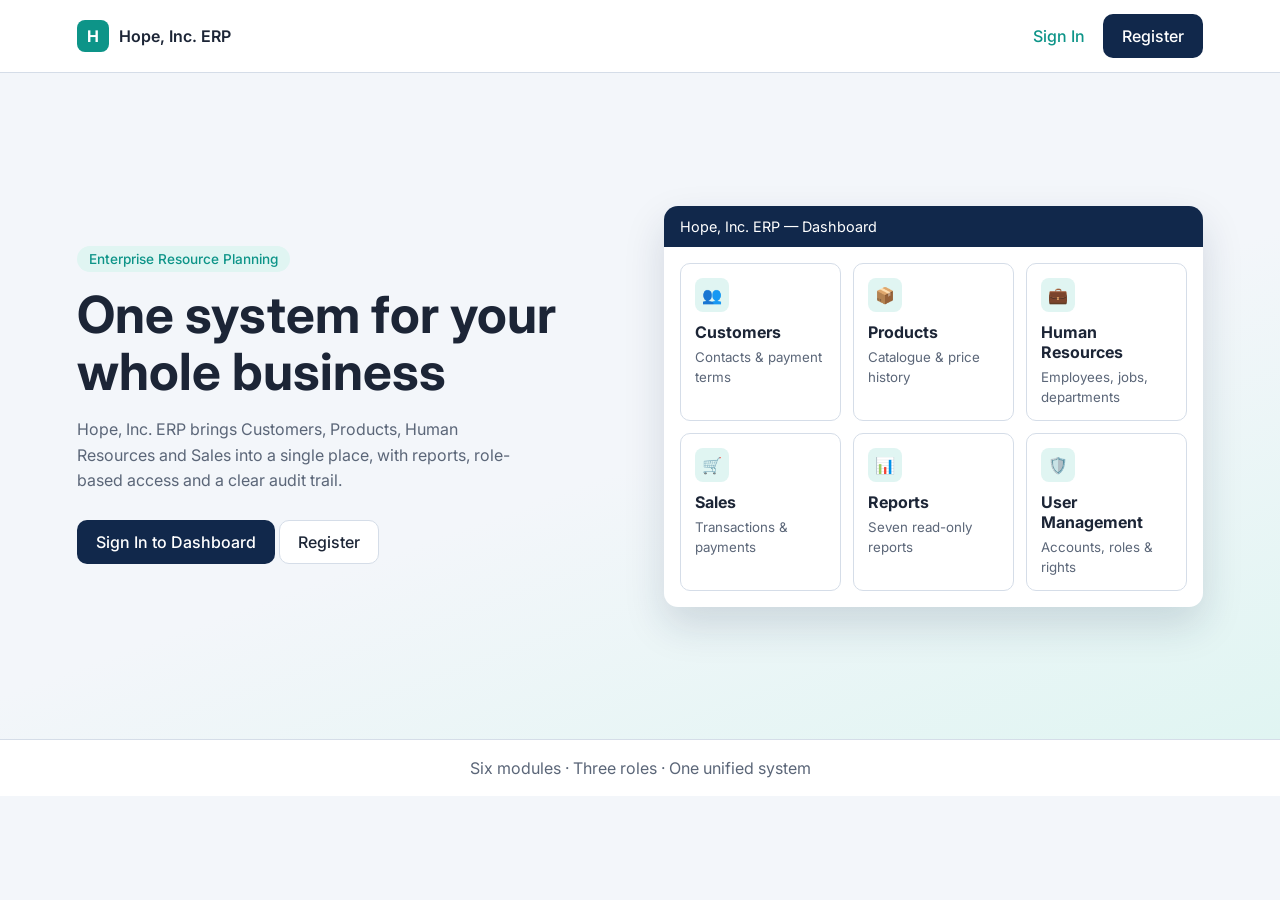
<file: index.html>
<!DOCTYPE html>
<html lang="en">
<head>
  <meta charset="UTF-8">
  <meta name="viewport" content="width=device-width, initial-scale=1">
  <title>Hope, Inc. ERP</title>
  <link rel="preconnect" href="https://fonts.googleapis.com">
  <link href="https://fonts.googleapis.com/css2?family=Inter:wght@400;500;600;700&display=swap" rel="stylesheet">
  <link rel="stylesheet" href="style.css">
</head>
<body>

  <!-- LANDING -->
  <section class="view" id="home">
    <header class="topbar">
      <a class="brand" href="#home"><span class="logo">H</span> Hope, Inc. ERP</a>
      <nav><a class="link" href="#signin">Sign In</a> <a class="btn btn-dark" href="#register">Register</a></nav>
    </header>
    <main class="hero">
      <div>
        <span class="pill">Enterprise Resource Planning</span>
        <h1>One system for your whole business</h1>
        <p>Hope, Inc. ERP brings Customers, Products, Human Resources and Sales into a single place, with reports, role-based access and a clear audit trail.</p>
        <a class="btn btn-dark" href="#signin">Sign In to Dashboard</a>
        <a class="btn btn-light" href="#register">Register</a>
      </div>
      <div class="preview">
        <div class="preview-bar">Hope, Inc. ERP — Dashboard</div>
        <div class="grid" id="moduleGridPreview"></div>
      </div>
    </main>
    <footer class="foot">Six modules · Three roles · One unified system</footer>
  </section>

  <!-- SIGN IN -->
  <section class="view auth" id="signin">
    <a class="brand center" href="#home"><span class="logo">H</span> Hope, Inc. ERP</a>
    <div class="card">
      <h2>Welcome back</h2>
      <p class="sub">Sign in to your Hope, Inc. ERP account</p>
      <form id="signinForm" novalidate>
        <label for="siEmail">Email address</label>
        <input id="siEmail" type="email" placeholder="you@hopeinc.com" autocomplete="email">
        <p class="error" id="siEmailErr"></p>

        <label for="siPass">Password</label>
        <div class="pw">
          <input id="siPass" type="password" placeholder="Enter your password" autocomplete="current-password">
          <button type="button" class="eye" data-target="siPass" aria-label="Show password">👁</button>
        </div>
        <p class="error" id="siPassErr"></p>

        <div class="row">
          <label class="check"><input type="checkbox" id="remember"> Remember me</label>
          <a class="link" href="#reset">Forgot password?</a>
        </div>
        <button class="btn btn-dark full" type="submit">Sign In</button>
      </form>
      <div class="or"><span>or</span></div>
      <button class="btn btn-light full" id="googleBtn" type="button"><b class="g">G</b> Continue with Google</button>
      <p class="switch">Don’t have an account? <a class="link" href="#register">Register</a></p>
      <div class="proto">
        <small>Prototype only — sign in as:</small>
        <div>
          <button class="chip" data-role="Superadmin" data-name="Michael Chen">Superadmin</button>
          <button class="chip" data-role="Admin" data-name="Lisa Park">Admin</button>
          <button class="chip" data-role="User" data-name="Alex Rivera">User</button>
        </div>
      </div>
    </div>
  </section>

  <!-- REGISTER -->
  <section class="view auth" id="register">
    <a class="brand center" href="#home"><span class="logo">H</span> Hope, Inc. ERP</a>
    <div class="card">
      <h2>Create your account</h2>
      <p class="sub">Join Hope, Inc. ERP</p>
      <div class="note">New accounts are created with the default User role. Admin and Superadmin roles can only be assigned by an existing administrator.</div>
      <form id="registerForm" novalidate>
        <div class="two">
          <div><label for="rgFirst">First name</label><input id="rgFirst" type="text" autocomplete="given-name"></div>
          <div><label for="rgLast">Last name</label><input id="rgLast" type="text" autocomplete="family-name"></div>
        </div>
        <label for="rgEmail">Email address</label>
        <input id="rgEmail" type="email" autocomplete="email">
        <p class="error" id="rgEmailErr"></p>
        <label for="rgPass">Password</label>
        <div class="pw"><input id="rgPass" type="password" autocomplete="new-password"><button type="button" class="eye" data-target="rgPass" aria-label="Show password">👁</button></div>
        <label for="rgConfirm">Confirm password</label>
        <div class="pw"><input id="rgConfirm" type="password" autocomplete="new-password"><button type="button" class="eye" data-target="rgConfirm" aria-label="Show password">👁</button></div>
        <p class="error" id="rgErr"></p>
        <button class="btn btn-dark full" type="submit">Register</button>
      </form>
      <div class="or"><span>or</span></div>
      <button class="btn btn-light full" id="googleBtn2" type="button"><b class="g">G</b> Continue with Google</button>
      <p class="switch">Already have an account? <a class="link" href="#signin">Sign in</a></p>
    </div>
  </section>

  <!-- RESET PASSWORD -->
  <section class="view auth" id="reset">
    <a class="brand center" href="#home"><span class="logo">H</span> Hope, Inc. ERP</a>
    <div class="card">
      <h2>Reset password</h2>
      <p class="sub">We’ll send you a secure link to reset it</p>
      <form id="resetForm" novalidate>
        <label for="rsEmail">Email address</label>
        <input id="rsEmail" type="email" autocomplete="email">
        <p class="error" id="rsErr"></p>
        <button class="btn btn-dark full" type="submit">Send Reset Link</button>
      </form>
      <p class="switch">Remember your password? <a class="link" href="#signin">Back to Sign In</a></p>
    </div>
  </section>

  <!-- CHECK YOUR EMAIL -->
  <section class="view auth" id="sent">
    <a class="brand center" href="#home"><span class="logo">H</span> Hope, Inc. ERP</a>
    <div class="card centered">
      <h2>Check your email</h2>
      <p class="sub">We sent a secure reset link to <b id="sentEmail"></b>. The link expires after a short time.</p>
      <div class="success">Reset link sent</div>
      <a class="btn btn-dark full" href="#signin">Back to Sign In</a>
    </div>
  </section>

  <!-- DASHBOARD (prototype stub) -->
  <section class="view" id="dashboard">
    <header class="topbar">
      <a class="brand" href="#dashboard"><span class="logo">H</span> Hope, Inc. ERP</a>
      <nav><span class="user"><b id="dashRole"></b> <span id="dashName"></span></span> <button class="btn btn-light" id="signOut">Sign out</button></nav>
    </header>
    <main class="dash">
      <h2 id="dashWelcome"></h2>
      <p class="sub">Choose a module to get started.</p>
      <div class="grid big" id="moduleGrid"></div>
    </main>
  </section>

  <script src="script.js"></script>
</body>
</html>
</file>
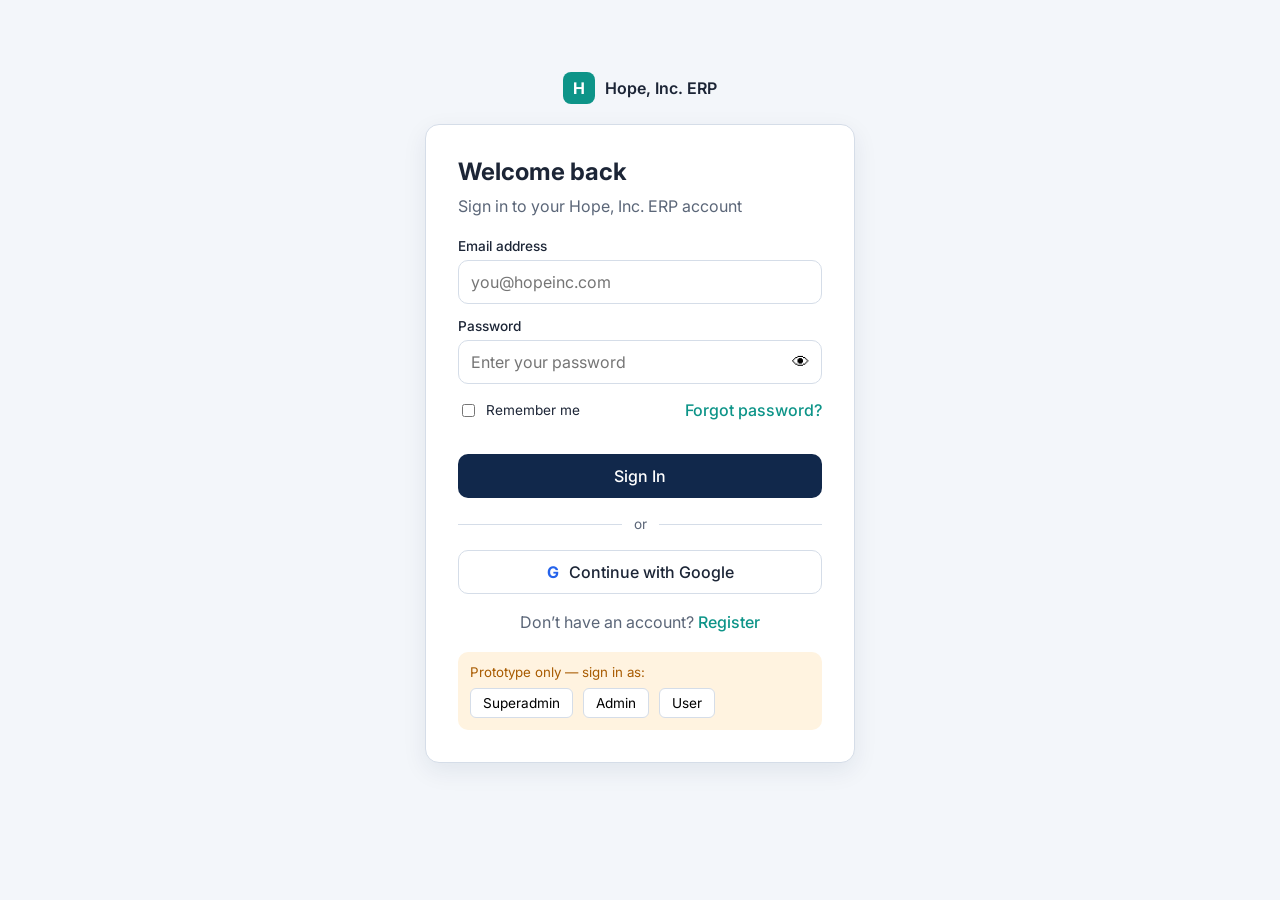
<file: customers.html>
<!DOCTYPE html>
<html lang="en">
<head>
  <meta charset="UTF-8">
  <meta name="viewport" content="width=device-width, initial-scale=1">
  <title>Customers · Hope, Inc. ERP</title>
  <link rel="preconnect" href="https://fonts.googleapis.com">
  <link href="https://fonts.googleapis.com/css2?family=Inter:wght@400;500;600;700&display=swap" rel="stylesheet">
  <link rel="stylesheet" href="style.css">
  <link rel="stylesheet" href="app.css">
</head>
<body class="app">
  <aside class="sidebar">
    <a class="brand light" href="index.html#dashboard"><span class="logo">H</span> Hope, Inc. ERP</a>
    <small>MODULES</small>
    <a href="index.html#dashboard">Dashboard</a>
    <a href="customers.html" class="on">Customers</a>
    <a class="soon">Products</a>
    <a class="soon">Human Resources</a>
    <a class="soon">Sales</a>
    <a class="soon">Reports</a>
    <small>ADMINISTRATION</small>
    <a class="soon">User Management</a>
    <em>Prototype · sample data</em>
  </aside>

  <div class="content">
    <header class="top">
      <div><small id="crumb">Customers</small><b id="pageTitle">Customers</b></div>
      <div class="who"><span class="role" id="role"></span> <span id="uname"></span> <button class="btn btn-light" id="out">Sign out</button></div>
    </header>

    <main>
      <div class="toast" id="toast" role="status"></div>

      <!-- LIST -->
      <section id="listView">
        <div class="head">
          <div><h2>Customers</h2><p class="sub">Find, review and maintain customer accounts.</p></div>
          <a class="btn btn-dark admin-only" href="#add">+ Add Customer</a>
        </div>
        <div class="filters">
          <input id="q" type="text" placeholder="Search name, number or contact…">
          <select id="fStatus"><option value="Active">Status: Active</option><option value="Inactive">Status: Inactive</option><option value="All">Status: All</option></select>
          <select id="fTerms"><option value="All">Terms: All</option><option>Net 15</option><option>Net 30</option><option>Net 45</option><option>COD</option></select>
          <select id="fSort"><option value="az">Sort: Name A–Z</option><option value="za">Sort: Name Z–A</option><option value="no">Sort: Cust No</option></select>
        </div>
        <p class="count"><span id="countText"></span> <button class="link-btn" id="clear">Clear filters</button></p>
        <div class="table-wrap">
          <table>
            <thead><tr><th>Cust No</th><th>Customer name</th><th>Contact person</th><th>Phone</th><th>Terms</th><th>Status</th><th>Actions</th></tr></thead>
            <tbody id="rows"></tbody>
          </table>
        </div>
        <div class="empty" id="empty" hidden><b>No customers found</b><p>Nothing matches your search or filters. Try a different search or clear the filters.</p></div>
      </section>

      <!-- DETAILS -->
      <section id="detailView" hidden></section>

      <!-- ADD / EDIT -->
      <section id="formView" hidden>
        <h2 id="formTitle"></h2>
        <p class="sub" id="formSub"></p>
        <form id="custForm" class="panel" novalidate>
          <h3>Customer information</h3>
          <label>Customer no.</label>
          <input id="fNo" type="text" disabled>
          <small class="hint" id="noHint"></small>
          <label for="fName">Customer name *</label>
          <input id="fName" type="text" placeholder="Enter customer name">
          <p class="error" id="nameErr"></p>
          <label for="fAddr">Address</label>
          <input id="fAddr" type="text" placeholder="Street, city">
          <label for="fPay">Payment terms</label>
          <select id="fPay"><option value="">Select payment terms</option><option>Net 15</option><option>Net 30</option><option>Net 45</option><option>COD</option></select>
          <h3>Contact details</h3>
          <div class="two">
            <div><label for="fContact">Contact person</label><input id="fContact" type="text" placeholder="Full name"></div>
            <div><label for="fPhone">Phone</label><input id="fPhone" type="text" placeholder="(555) 000-0000"></div>
          </div>
          <label for="fEmail">Email</label>
          <input id="fEmail" type="email" placeholder="name@company.com">
          <p class="error" id="emailErr"></p>
          <h3>Account status</h3>
          <small class="hint">Inactive customers are hidden from standard users.</small>
          <select id="fStat"><option>Active</option><option>Inactive</option></select>
          <div class="actions">
            <button class="btn btn-dark" type="submit">Save customer</button>
            <a class="btn btn-light" href="#list" id="cancel">Cancel</a>
          </div>
        </form>
      </section>
    </main>
  </div>

  <script src="customers.js"></script>
</body>
</html>
</file>
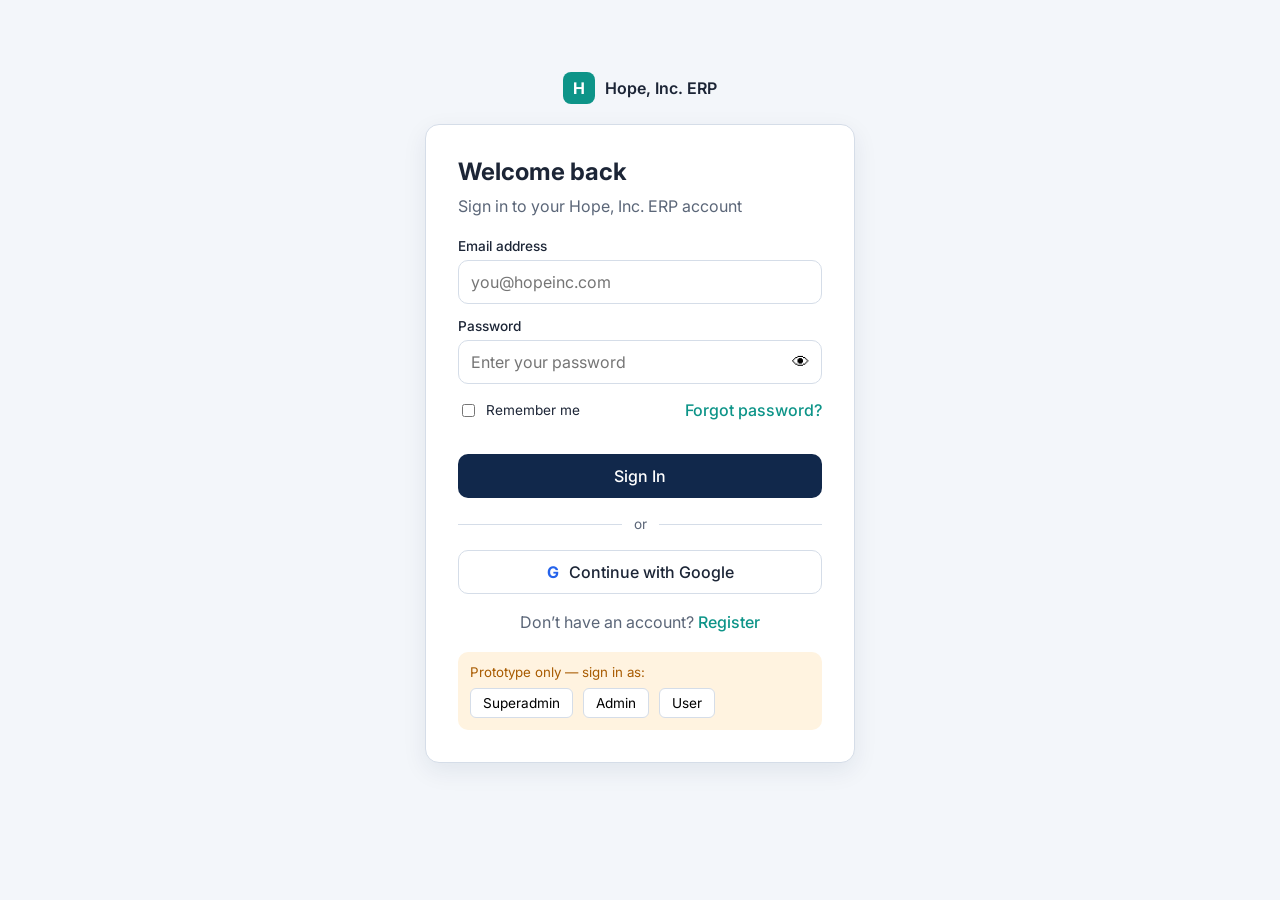
<file: products.html>
<!DOCTYPE html>
<html lang="en">
<head>
  <meta charset="UTF-8">
  <meta name="viewport" content="width=device-width, initial-scale=1">
  <title>Products · Hope, Inc. ERP</title>
  <link rel="preconnect" href="https://fonts.googleapis.com">
  <link href="https://fonts.googleapis.com/css2?family=Inter:wght@400;500;600;700&display=swap" rel="stylesheet">
  <link rel="stylesheet" href="style.css">
  <link rel="stylesheet" href="app.css">
  <link rel="stylesheet" href="products.css">
</head>
<body class="app">
  <aside class="sidebar">
    <a class="brand light" href="index.html#dashboard"><span class="logo">H</span> Hope, Inc. ERP</a>
    <small>MODULES</small>
    <a href="index.html#dashboard">Dashboard</a>
    <a href="customers.html">Customers</a>
    <a href="products.html" class="on">Products</a>
    <a class="soon">Human Resources</a>
    <a class="soon">Sales</a>
    <a class="soon">Reports</a>
    <small>ADMINISTRATION</small>
    <a class="soon">User Management</a>
    <em>Prototype · sample data</em>
  </aside>

  <div class="content">
    <header class="top">
      <div><small id="crumb">Products</small><b id="pageTitle">Products</b></div>
      <div class="who"><span class="role" id="role"></span> <span id="uname"></span> <button class="btn btn-light" id="out">Sign out</button></div>
    </header>

    <main>
      <div class="toast" id="toast" role="status"></div>

      <!-- LIST -->
      <section id="listView">
        <div class="head">
          <div><h2>Products</h2><p class="sub">Browse the catalogue. Current price comes from each product’s price history.</p></div>
          <a class="btn btn-dark admin-only" href="#add">+ Add Product</a>
        </div>
        <div class="filters">
          <input id="q" type="text" placeholder="Search name, code or SKU…">
          <select id="fCat"><option value="All">Category: All</option><option>Hardware</option><option>Consumables</option><option>Safety Gear</option><option>Electrical</option></select>
          <select id="fStatus"><option value="All">Status: All</option><option value="Active">Status: Active</option><option value="Inactive">Status: Inactive</option></select>
          <select id="fSort"><option value="az">Sort: Name A–Z</option><option value="za">Sort: Name Z–A</option><option value="lo">Sort: Price low–high</option><option value="hi">Sort: Price high–low</option></select>
        </div>
        <p class="count"><span id="countText"></span> <button class="link-btn" id="clear">Clear filters</button></p>
        <div class="table-wrap">
          <table>
            <thead><tr><th>Product name</th><th>SKU</th><th>Category</th><th>Price</th><th>Unit</th><th>Status</th><th>Actions</th></tr></thead>
            <tbody id="rows"></tbody>
          </table>
        </div>
        <div class="empty" id="empty" hidden><b id="emptyTitle">No products found</b><p>Check the spelling, or search by product code or SKU.</p></div>
      </section>

      <!-- DETAILS (with price history) -->
      <section id="detailView" hidden></section>

      <!-- ADD / EDIT PRODUCT -->
      <section id="formView" hidden>
        <h2 id="formTitle"></h2>
        <p class="sub" id="formSub"></p>
        <form id="prodForm" class="panel" novalidate>
          <p class="error summary" id="summary"></p>
          <h3>Product information</h3>
          <label for="fName">Product name *</label>
          <input id="fName" type="text" placeholder="Enter product name">
          <p class="error" id="nameErr"></p>
          <div class="two">
            <div><label>Product code</label><input id="fCode" type="text" disabled></div>
            <div><label for="fSku">SKU *</label><input id="fSku" type="text" placeholder="e.g. LO-5L300"><p class="error" id="skuErr"></p></div>
          </div>
          <div class="two">
            <div><label for="fCat2">Category *</label>
              <select id="fCat2"><option value="">Select category</option><option>Hardware</option><option>Consumables</option><option>Safety Gear</option><option>Electrical</option></select>
              <p class="error" id="catErr"></p></div>
            <div><label for="fUnit">Unit *</label>
              <select id="fUnit"><option value="">Select unit</option><option>pcs</option><option>can</option><option>pair</option><option>meter</option></select>
              <p class="error" id="unitErr"></p></div>
          </div>
          <h3>Pricing</h3>
          <div id="newPrice">
            <small class="hint">Optional. You can also add prices later from the product’s price history.</small>
            <div class="two">
              <div><label for="fPrice">Initial price (USD)</label><input id="fPrice" type="number" step="0.01" min="0" placeholder="0.00"></div>
              <div><label for="fDate">Effective date</label><input id="fDate" type="date"></div>
            </div>
            <p class="error" id="priceErr"></p>
          </div>
          <div id="editPrice" hidden><small class="hint">Prices are managed in the price history, not on this form.</small>
            <p>Current price <b id="curPrice"></b> · <a class="link" id="manage" href="#">Manage price history</a></p></div>
          <h3>Status</h3>
          <small class="hint">Inactive products are hidden from standard users.</small>
          <select id="fStat"><option>Active</option><option>Inactive</option></select>
          <div class="actions">
            <button class="btn btn-dark" type="submit">Save product</button>
            <a class="btn btn-light" href="#list">Cancel</a>
          </div>
        </form>
      </section>
    </main>
  </div>

  <script src="products.js"></script>
</body>
</html>
</file>
<file: style.css>
:root {
  --navy: #11284b;
  --accent: #0d9488;       /* tweak: teal accent instead of the original blue */
  --accent-soft: #e0f5f2;
  --bg: #f3f6fa;
  --card: #ffffff;
  --text: #1c2536;
  --muted: #5b6678;
  --line: #d5dde8;
  --danger: #c62828;
  --radius: 10px;          /* tweak: softer corners */
}

* { box-sizing: border-box; }
body { margin: 0; font-family: "Inter", system-ui, sans-serif; background: var(--bg); color: var(--text); }
a { text-decoration: none; }
h1, h2 { margin: 0; }

/* views: only the one matching the URL hash is shown (see script.js) */
.view { display: none; min-height: 100vh; }
.view.active { display: block; }

/* shared pieces */
.brand { display: inline-flex; align-items: center; gap: 10px; font-weight: 600; color: var(--text); }
.brand.center { display: flex; justify-content: center; margin-bottom: 20px; }
.logo { display: inline-grid; place-items: center; width: 32px; height: 32px; border-radius: 8px; background: var(--accent); color: #fff; font-weight: 700; }
.link { color: var(--accent); font-weight: 500; }
.link:hover { text-decoration: underline; }

.btn { display: inline-block; padding: 11px 18px; border-radius: var(--radius); border: 1.5px solid transparent; font: inherit; font-weight: 500; cursor: pointer; text-align: center; transition: transform .1s, box-shadow .15s; }
.btn:hover { transform: translateY(-1px); box-shadow: 0 4px 10px rgba(17, 40, 75, .15); }
.btn-dark { background: var(--navy); color: #fff; }
.btn-light { background: #fff; color: var(--text); border-color: var(--line); }
.full { width: 100%; }

/* top bar + landing */
.topbar { display: flex; justify-content: space-between; align-items: center; padding: 14px 6vw; background: #fff; border-bottom: 1px solid var(--line); }
.topbar nav { display: flex; align-items: center; gap: 18px; }
.hero { display: grid; grid-template-columns: 1fr 1fr; gap: 48px; align-items: center; padding: 8vh 6vw; min-height: 74vh; background: linear-gradient(160deg, #f3f6fa 55%, var(--accent-soft)); }
.hero h1 { font-size: clamp(2rem, 4.5vw, 3.2rem); line-height: 1.1; margin: 18px 0; }
.hero p { color: var(--muted); max-width: 46ch; line-height: 1.6; margin-bottom: 26px; }
.pill { background: var(--accent-soft); color: var(--accent); padding: 5px 12px; border-radius: 99px; font-size: .85rem; font-weight: 500; }
.preview { background: #fff; border-radius: 14px; box-shadow: 0 18px 40px rgba(17, 40, 75, .15); overflow: hidden; }
.preview-bar { background: var(--navy); color: #fff; padding: 12px 16px; font-size: .9rem; }
.foot { text-align: center; padding: 18px; background: #fff; color: var(--muted); border-top: 1px solid var(--line); }

/* module cards */
.grid { display: grid; grid-template-columns: repeat(3, 1fr); gap: 12px; padding: 16px; }
.grid.big { padding: 0; gap: 16px; }
.mod { background: #fff; border: 1px solid var(--line); border-radius: var(--radius); padding: 14px; }
.mod .ico { display: grid; place-items: center; width: 34px; height: 34px; border-radius: 8px; background: var(--accent-soft); margin-bottom: 10px; }
.mod b { display: block; margin-bottom: 4px; }
.mod small { color: var(--muted); }
.grid.big .mod { padding: 20px; cursor: pointer; transition: border-color .15s, box-shadow .15s; }
.grid.big .mod:hover { border-color: var(--accent); box-shadow: 0 6px 16px rgba(13, 148, 136, .15); }

/* auth screens */
.auth { padding: 8vh 16px; }
.card { max-width: 430px; margin: 0 auto; background: var(--card); border: 1px solid var(--line); border-radius: 14px; padding: 32px; box-shadow: 0 8px 24px rgba(17, 40, 75, .08); }
.card.centered { text-align: center; }
.card h2 { font-size: 1.5rem; }
.sub { color: var(--muted); margin: 8px 0 20px; line-height: 1.5; }
label { display: block; font-size: .85rem; font-weight: 500; margin: 14px 0 6px; }
input[type="text"], input[type="email"], input[type="password"] { width: 100%; padding: 11px 12px; border: 1.5px solid var(--line); border-radius: var(--radius); font: inherit; background: #fff; }
input:focus { outline: none; border-color: var(--accent); box-shadow: 0 0 0 3px rgba(13, 148, 136, .18); }
input.invalid { border-color: var(--danger); }
.error { color: var(--danger); font-size: .82rem; margin: 6px 0 0; min-height: 0; }
.pw { position: relative; }
.pw input { padding-right: 44px; }
.eye { position: absolute; right: 6px; top: 50%; transform: translateY(-50%); border: 0; background: none; cursor: pointer; font-size: 1.1rem; padding: 6px; }
.row { display: flex; justify-content: space-between; align-items: center; margin: 16px 0; }
.check { display: flex; align-items: center; gap: 8px; margin: 0; font-weight: 400; }
.two { display: grid; grid-template-columns: 1fr 1fr; gap: 12px; }
.note { background: var(--accent-soft); color: #0b5f57; padding: 12px; border-radius: var(--radius); font-size: .85rem; line-height: 1.5; }
form .btn.full { margin-top: 18px; }
.or { display: flex; align-items: center; gap: 12px; color: var(--muted); font-size: .85rem; margin: 18px 0; }
.or::before, .or::after { content: ""; flex: 1; height: 1px; background: var(--line); }
.g { color: #2563eb; margin-right: 6px; }
.switch { text-align: center; color: var(--muted); margin: 18px 0 0; }
.proto { background: #fff3e0; border-radius: var(--radius); padding: 12px; margin-top: 20px; }
.proto small { color: #a85b00; display: block; margin-bottom: 8px; }
.chip { background: #fff; border: 1px solid var(--line); border-radius: 6px; padding: 6px 12px; font: inherit; font-size: .85rem; cursor: pointer; margin-right: 6px; }
.chip:hover { border-color: var(--accent); }
.success { background: #e6f6ec; color: #1b6b3a; padding: 12px; border-radius: var(--radius); margin: 18px 0; font-weight: 500; }

/* dashboard */
.dash { padding: 6vh 6vw; }
.user { color: var(--muted); }
.user b { background: var(--accent-soft); color: var(--accent); padding: 3px 10px; border-radius: 99px; font-size: .8rem; margin-right: 6px; }

/* small screens */
@media (max-width: 800px) {
  .hero { grid-template-columns: 1fr; }
  .grid { grid-template-columns: repeat(2, 1fr); }
}
</file>
<file: app.css>
/* App shell (sidebar + top bar) used by Customers and later modules */
body.app { display: grid; grid-template-columns: 240px 1fr; min-height: 100vh; }
.sidebar { background: var(--navy); color: #cbd5e6; padding: 18px 12px; display: flex; flex-direction: column; gap: 4px; position: sticky; top: 0; height: 100vh; }
.brand.light { color: #fff; padding: 0 8px 18px; }
.sidebar small { padding: 14px 10px 6px; font-size: .7rem; letter-spacing: .08em; color: #8fa1bd; }
.sidebar a { padding: 10px 12px; border-radius: var(--radius); color: #cbd5e6; cursor: pointer; }
.sidebar a:hover { background: rgba(255, 255, 255, .08); }
.sidebar a.on { background: var(--accent); color: #fff; }
.sidebar a.soon { opacity: .55; cursor: default; }
.sidebar em { margin-top: auto; font-size: .75rem; color: #8fa1bd; padding: 8px; }

.top { display: flex; justify-content: space-between; align-items: center; background: #fff; border-bottom: 1px solid var(--line); padding: 12px 28px; }
.top small { display: block; color: var(--muted); font-size: .78rem; }
.who { display: flex; align-items: center; gap: 10px; }
.role { background: var(--accent-soft); color: var(--accent); padding: 3px 10px; border-radius: 99px; font-size: .8rem; font-weight: 500; }
main { padding: 28px; }
main h2 { font-size: 1.6rem; }
main h3 { font-size: 1rem; margin: 22px 0 4px; }

.head { display: flex; justify-content: space-between; align-items: flex-start; gap: 16px; }
.sub { margin: 6px 0 18px; }
.filters { display: flex; flex-wrap: wrap; gap: 10px; }
.filters input { width: 300px; max-width: 100%; padding: 10px 12px; border: 1.5px solid var(--line); border-radius: var(--radius); font: inherit; }
select { padding: 10px 12px; border: 1.5px solid var(--line); border-radius: var(--radius); font: inherit; background: #fff; }
.count { color: var(--muted); font-size: .85rem; margin: 14px 0; }
.link-btn { background: none; border: 0; color: var(--accent); font: inherit; cursor: pointer; margin-left: 8px; }

.table-wrap { background: #fff; border: 1px solid var(--line); border-radius: var(--radius); overflow-x: auto; }
table { width: 100%; border-collapse: collapse; }
th { text-align: left; font-size: .72rem; letter-spacing: .05em; text-transform: uppercase; color: var(--muted); background: #f8fafc; padding: 12px 14px; }
td { padding: 12px 14px; border-top: 1px solid var(--line); }
td small { display: block; color: var(--muted); }
.tag { padding: 3px 10px; border-radius: 6px; font-size: .78rem; font-weight: 500; }
.tag.Active { background: #e6f6ec; color: #1b6b3a; }
.tag.Inactive { background: #eceff3; color: #5b6678; }
.btn.sm { padding: 5px 12px; font-size: .85rem; }
.btn.danger { background: var(--danger); color: #fff; }
.empty { text-align: center; padding: 40px; color: var(--muted); background: #fff; border: 1px dashed var(--line); border-radius: var(--radius); margin-top: 12px; }

.panel { background: #fff; border: 1px solid var(--line); border-radius: var(--radius); padding: 24px; max-width: 720px; }
.panel select { width: 100%; }
.hint { color: var(--muted); display: block; margin: 4px 0; }
.actions { display: flex; gap: 10px; margin-top: 24px; }
.kv { display: grid; grid-template-columns: 160px 1fr; gap: 10px; margin: 0; }
.kv dt { color: var(--muted); }
.kv dd { margin: 0; }
.back { color: var(--accent); display: inline-block; margin-bottom: 12px; }
.toast { display: none; background: #e6f6ec; color: #1b6b3a; padding: 12px 16px; border-radius: var(--radius); margin-bottom: 16px; font-weight: 500; }
.toast.show { display: block; }
.confirm { background: #fdecec; border: 1px solid #f5c2c2; padding: 14px; border-radius: var(--radius); margin: 14px 0; }
.confirm .btn { margin-right: 8px; margin-top: 8px; }

@media (max-width: 800px) { body.app { grid-template-columns: 1fr; } .sidebar { position: static; height: auto; flex-direction: row; flex-wrap: wrap; } .sidebar small, .sidebar em { display: none; } }
</file>
<file: products.css>
/* Extra styles for the Products module (builds on app.css) */
.tag.Scheduled { background: #fff3e0; color: #a85b00; }
.tag.Current { background: #e6f6ec; color: #1b6b3a; }
.tag.Superseded { background: #eceff3; color: #5b6678; }
.tag.Initial { background: #eceff3; color: #5b6678; }
.tag.Up { background: var(--accent-soft); color: var(--accent); }
.tag.Down { background: #fdecec; color: var(--danger); }

.cols { display: grid; grid-template-columns: 1fr 1.4fr 1fr; gap: 16px; margin-bottom: 16px; }
.card2 { background: #fff; border: 1px solid var(--line); border-radius: var(--radius); padding: 18px; }
.card2 h3 { margin: 0 0 12px; }
.price-big { font-size: 2.4rem; font-weight: 700; margin: 6px 0; }
.next { display: inline-block; background: #fff3e0; color: #a85b00; padding: 4px 10px; border-radius: 6px; font-size: .82rem; margin-top: 8px; }

.bars { display: flex; align-items: flex-end; gap: 10px; height: 120px; }
.bars div { flex: 1; text-align: center; font-size: .72rem; font-weight: 600; }
.bars i { display: block; background: var(--accent); border-radius: 4px 4px 0 0; margin-bottom: 4px; }
.bars .sched i { background: #fff3e0; border: 1.5px solid #e0952b; }

.history-head { display: flex; justify-content: space-between; align-items: center; margin-bottom: 10px; }
.history-head h3 { margin: 0; }
td.num, th.num { text-align: right; }
.price-form { background: #f8fafc; border: 1px solid var(--line); border-radius: var(--radius); padding: 16px; margin-bottom: 14px; }
.price-form .two { max-width: 460px; }
.error.summary { font-weight: 600; margin-bottom: 8px; }
input[type="number"], input[type="date"] { width: 100%; padding: 11px 12px; border: 1.5px solid var(--line); border-radius: var(--radius); font: inherit; background: #fff; }
input.invalid, select.invalid { border-color: var(--danger); }

@media (max-width: 900px) { .cols { grid-template-columns: 1fr; } }
</file>
